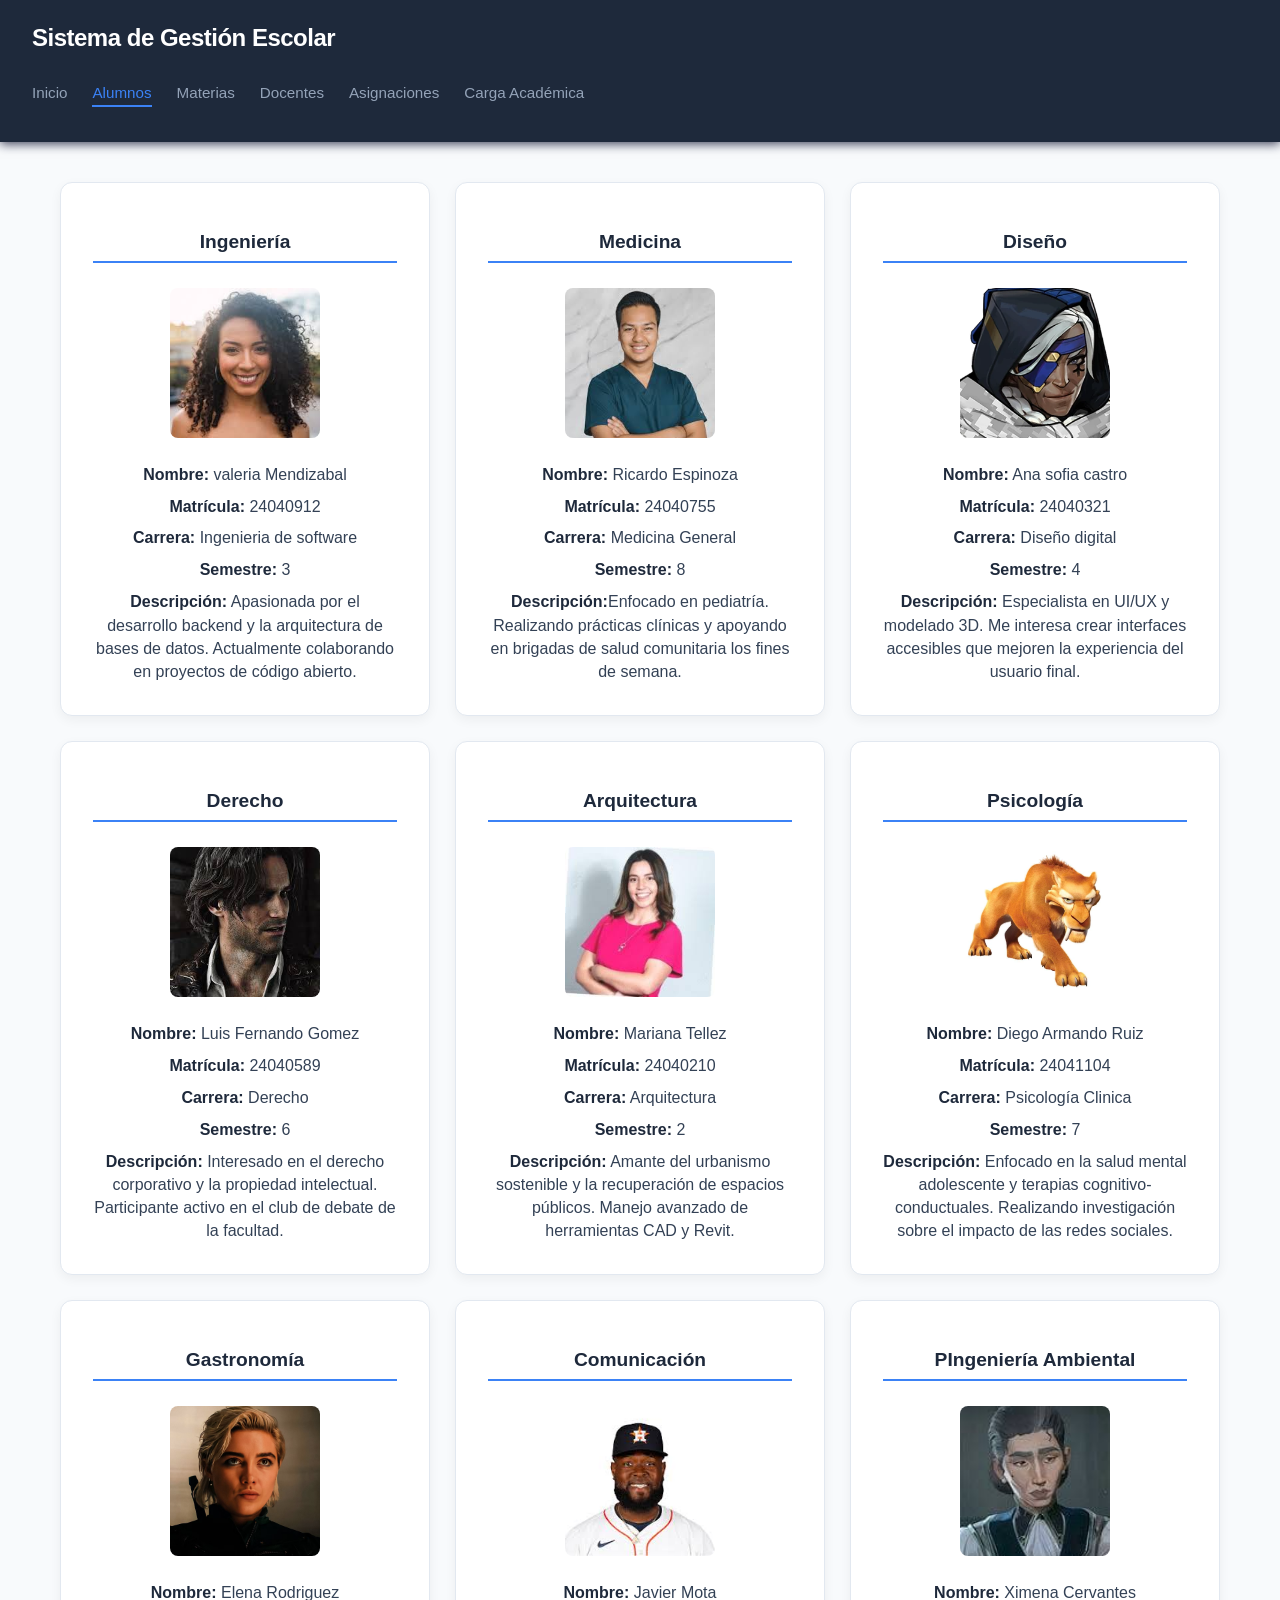
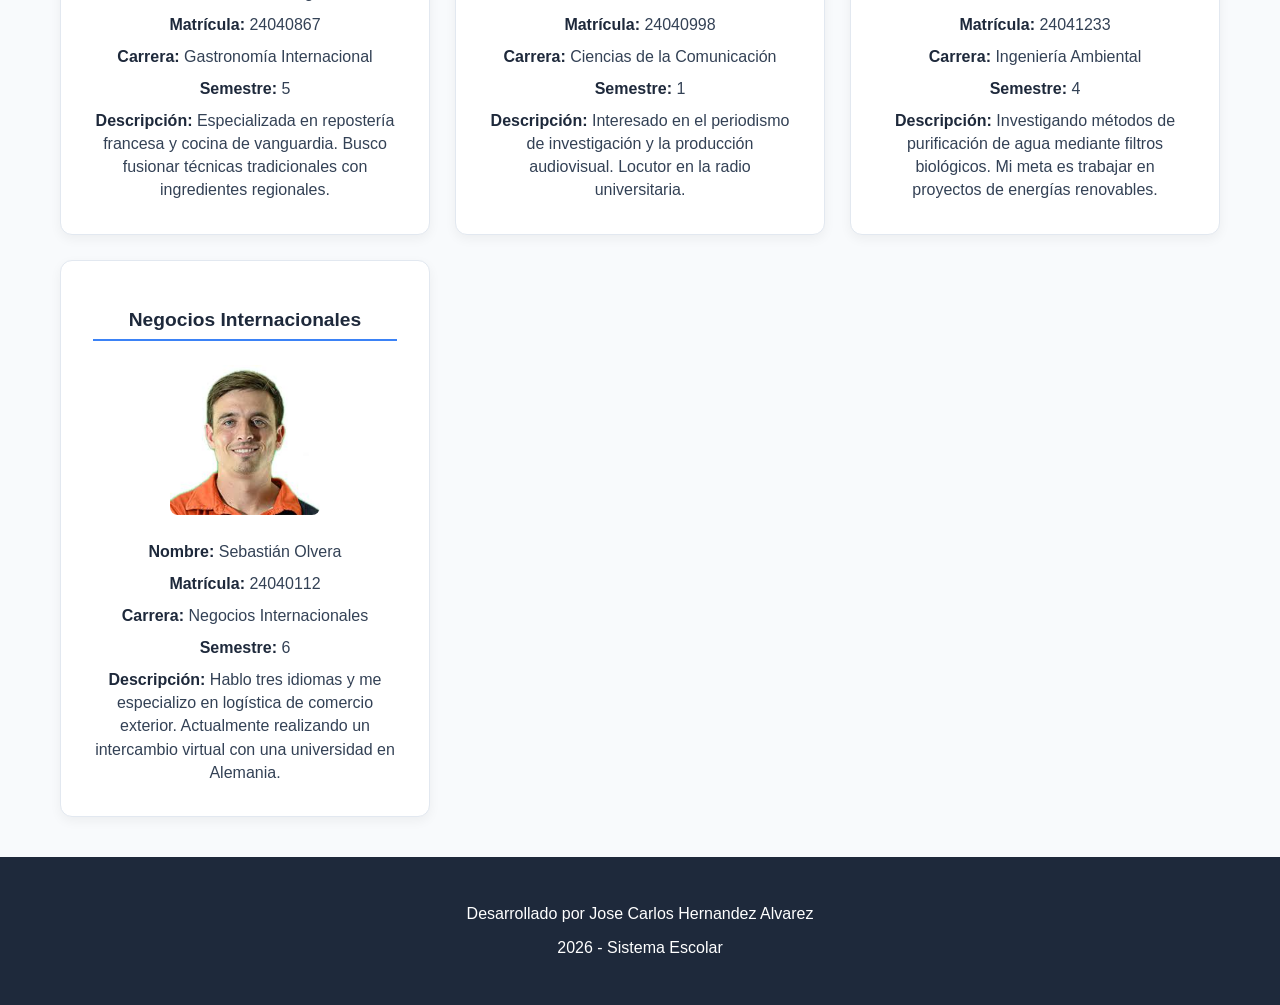
<file: domains/alumnos/alumnos.html>
<!DOCTYPE html>
<html lang="es">
<head>
    <meta charset="UTF-8">
    <meta name="viewport" content="width=device-width, initial-scale=1.0">
    <title>Alumnos</title>
    <link rel="stylesheet" href="/assets/css/global.css">
    <link rel="stylesheet" href="/domains/alumnos/alumnos.css">
</head>
<body>
    <header>
            <h1>Sistema de Gestión Escolar </h1>
  <nav>
    <ul>
<li><a href="/domains/inicio/inicio.html">Inicio</a></li>
      <li><a href="/domains/alumnos/alumnos.html" class="active">Alumnos</a></li>
        <li><a href="/domains/materias/materias.html">Materias</a></li>
        <li><a href="/domains/docentes/docentes.html">Docentes</a></li>
        <li><a href="/domains/asignaciones/asignaciones.html">Asignaciones</a></li>
        <li><a href="/domains/carga-academica/carga-academica.html">Carga Académica</a></li>
    </ul>
  </nav>
        </header>
        <main class="contenedor-lista">
        <section class="Alumno-card">
    <h2>Ingeniería</h2>
    <img src="/assets/img/valeria.jpg" width="150">

    <p><strong>Nombre:</strong> valeria Mendizabal</p>
    <p><strong>Matrícula:</strong> 24040912</p>
    <p><strong>Carrera:</strong> Ingenieria de software</p>
    <p><strong>Semestre:</strong> 3</p>
    <p><strong>Descripción:</strong> Apasionada por el desarrollo backend y la arquitectura de bases de datos. 
        Actualmente colaborando en proyectos de código abierto.</p>
        </section>
    <section class="Alumno-card">
    <h2>Medicina</h2>
    <img src="/assets/img/ricardo.jpg" width="150">

    <p><strong>Nombre:</strong> Ricardo Espinoza</p>
    <p><strong>Matrícula:</strong> 24040755</p>
    <p><strong>Carrera:</strong> Medicina General</p>
    <p><strong>Semestre:</strong> 8</p>
    <p><strong>Descripción:</strong>Enfocado en pediatría. 
        Realizando prácticas clínicas y apoyando en brigadas 
        de salud comunitaria los fines de semana.</p>
    </section>
     <section class="Alumno-card">
       <h2>Diseño</h2>
    <img src="/assets/img/ana.webp" width="150">

    <p><strong>Nombre:</strong> Ana sofia castro</p>
    <p><strong>Matrícula:</strong> 24040321</p>
    <p><strong>Carrera:</strong> Diseño digital</p>
    <p><strong>Semestre:</strong> 4</p>
    <p><strong>Descripción:</strong> Especialista en UI/UX y modelado 3D. Me interesa crear interfaces 
        accesibles que mejoren la experiencia del usuario final.</p>
    </section>
     <section class="Alumno-card">
       <h2>Derecho</h2>
    <img src="/assets/img/luis.jpg" width="150">

    <p><strong>Nombre:</strong> Luis Fernando Gomez</p>
    <p><strong>Matrícula:</strong> 24040589</p>
    <p><strong>Carrera:</strong> Derecho</p>
    <p><strong>Semestre:</strong> 6</p>
    <p><strong>Descripción:</strong> Interesado en el derecho corporativo y la propiedad intelectual. 
        Participante activo en el club de debate de la facultad.</p>
    </section>
     <section class="Alumno-card">
       <h2>Arquitectura</h2>
    <img src="/assets/img/mariana.jpg" width="150">

    <p><strong>Nombre:</strong> Mariana Tellez</p>
    <p><strong>Matrícula:</strong> 24040210</p>
    <p><strong>Carrera:</strong> Arquitectura</p>
    <p><strong>Semestre:</strong> 2</p>
    <p><strong>Descripción:</strong> Amante del urbanismo sostenible y la recuperación de espacios públicos. 
        Manejo avanzado de herramientas CAD y Revit.</p>
    </section>
     <section class="Alumno-card">
       <h2>Psicología</h2>
    <img src="/assets/img/Diego-0.webp" width="150">

    <p><strong>Nombre:</strong> Diego Armando Ruiz</p>
    <p><strong>Matrícula:</strong> 24041104</p>
    <p><strong>Carrera:</strong> Psicología Clinica</p>
    <p><strong>Semestre:</strong> 7</p>
    <p><strong>Descripción:</strong> Enfocado en la salud mental adolescente y terapias cognitivo-conductuales. 
        Realizando investigación sobre el impacto de las redes sociales.</p>
    </section>
     <section class="Alumno-card">
       <h2>Gastronomía</h2>
    <img src="/assets/img/elena.avif" width="150">

    <p><strong>Nombre:</strong> Elena Rodriguez</p>
    <p><strong>Matrícula:</strong> 24040867</p>
    <p><strong>Carrera:</strong> Gastronomía Internacional</p>
    <p><strong>Semestre:</strong> 5</p>
    <p><strong>Descripción:</strong> Especializada en repostería francesa y cocina de vanguardia. Busco fusionar 
        técnicas tradicionales con ingredientes regionales.</p>
    </section>
     <section class="Alumno-card">
       <h2>Comunicación</h2>
    <img src="/assets/img/javier.jpg" width="150">

    <p><strong>Nombre:</strong> Javier Mota</p>
    <p><strong>Matrícula:</strong> 24040998</p>
    <p><strong>Carrera:</strong> Ciencias de la Comunicación</p>
    <p><strong>Semestre:</strong> 1</p>
    <p><strong>Descripción:</strong> Interesado en el periodismo de investigación y la producción audiovisual. 
        Locutor en la radio universitaria.</p>
    </section>
     <section class="Alumno-card">
       <h2>PIngeniería Ambiental</h2>
    <img src="/assets/img/ximena.jpg" width="150">

    <p><strong>Nombre:</strong> Ximena Cervantes</p>
    <p><strong>Matrícula:</strong> 24041233</p>
    <p><strong>Carrera:</strong> Ingeniería Ambiental</p>
    <p><strong>Semestre:</strong> 4</p>
    <p><strong>Descripción:</strong> Investigando métodos de purificación de agua mediante filtros biológicos. 
        Mi meta es trabajar en proyectos de energías renovables.</p>
    </section>
     <section class="Alumno-card">
       <h2>Negocios Internacionales</h2>
    <img src="/assets/img/sebastian.jpg" width="150">

    <p><strong>Nombre:</strong> Sebastián Olvera</p>
    <p><strong>Matrícula:</strong> 24040112</p>
    <p><strong>Carrera:</strong> Negocios Internacionales</p>
    <p><strong>Semestre:</strong> 6</p>
    <p><strong>Descripción:</strong> Hablo tres idiomas y me especializo en 
        logística de comercio exterior. Actualmente realizando un intercambio 
        virtual con una universidad en Alemania.</p>
    </section>
    </main>
    <footer>
        <p>Desarrollado por Jose Carlos Hernandez Alvarez</p>
        <p>2026 - Sistema Escolar</p>
    </footer>
</body>
</html>
</file>
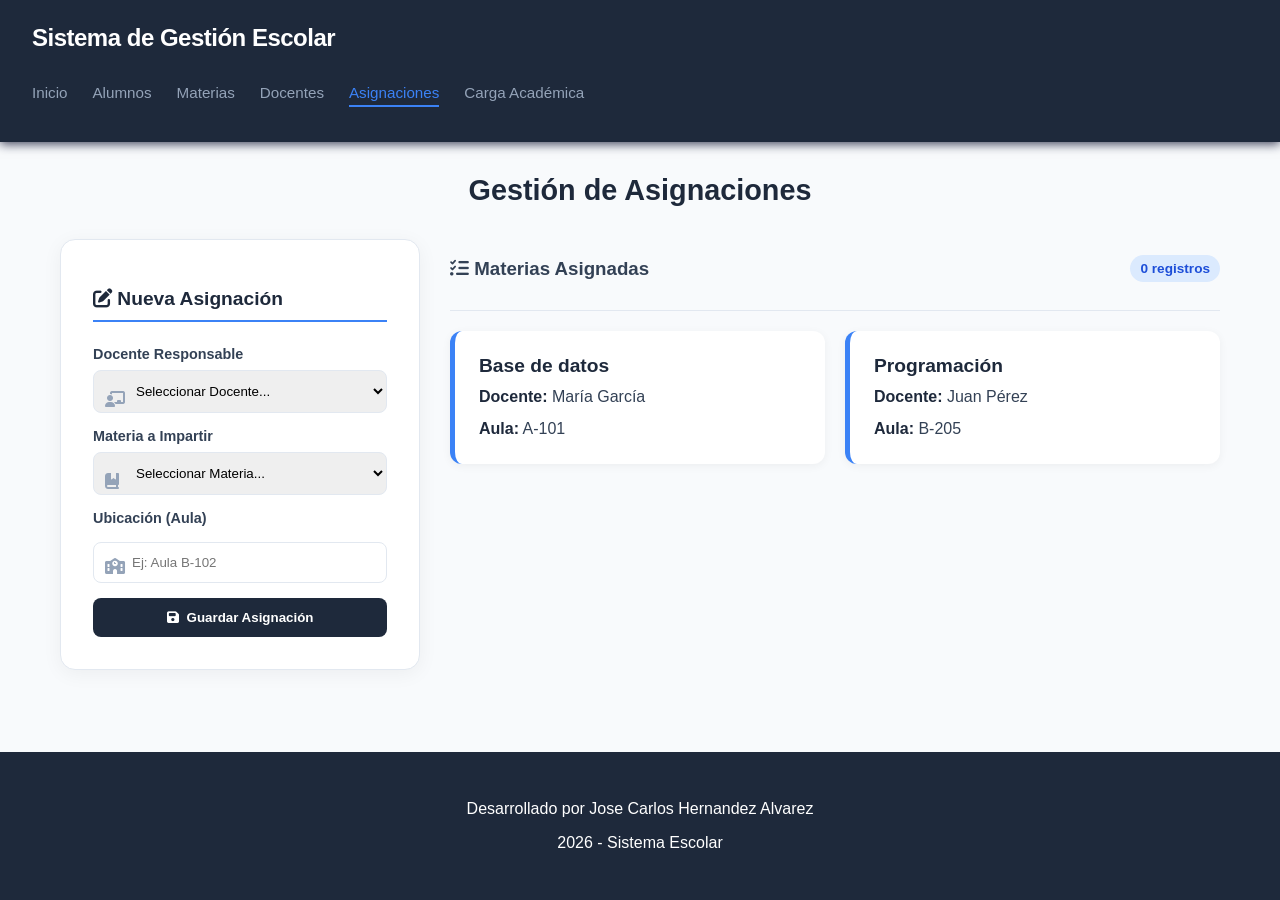
<file: domains/asignaciones/asignaciones.html>
<!DOCTYPE html>
<html lang="es">
<head>
    <meta charset="UTF-8">
    <meta name="viewport" content="width=device-width, initial-scale=1.0">
    <title>Sistema Escolar - Asignaciones</title>
    <link rel="stylesheet" href="https://cdnjs.cloudflare.com/ajax/libs/font-awesome/6.5.1/css/all.min.css">
    <link rel="stylesheet" href="/assets/css/global.css">
    <link rel="stylesheet" href="/domains/asignaciones/asignaciones.css">
    <script src="/domains/asignaciones/asignaciones.js" defer></script>
</head>
<body> 
    <header>
        <h1>Sistema de Gestión Escolar</h1>
        <nav>
            <ul>
                <li><a href="/domains/inicio/inicio.html">Inicio</a></li>
                <li><a href="/domains/alumnos/alumnos.html">Alumnos</a></li>
                <li><a href="/domains/materias/materias.html">Materias</a></li>
                <li><a href="/domains/docentes/docentes.html">Docentes</a></li>
                <li><a href="/domains/asignaciones/asignaciones.html" class="active">Asignaciones</a></li>
                <li><a href="/domains/carga-academica/carga-academica.html">Carga Académica</a></li>
            </ul>
        </nav>
    </header>

    <h2 class="titulo-seccion">Gestión de Asignaciones</h2> 

    <main class="contenedor-principal">
        <aside class="panel-formulario">
            <h2><i class="fa-solid fa-pen-to-square"></i> Nueva Asignación</h2>
            <form id="loginForm"> <div class="input-container">
                    <label for="select-docente">Docente Responsable</label>
                    <div class="select-wrapper">
                        <i class="fa-solid fa-chalkboard-user"></i>
                        <select id="select-docente" required>
                            <option value="" disabled selected>Seleccionar Docente...</option>
                            </select>
                    </div>
                </div>

                <div class="input-container">
                    <label for="select-materia">Materia a Impartir</label>
                    <div class="select-wrapper">
                        <i class="fa-solid fa-book-bookmark"></i>
                        <select id="select-materia" required>
                            <option value="" disabled selected>Seleccionar Materia...</option>
                            </select>
                    </div>
                </div>

                <div class="input-container">
                    <label for="input-aula">Ubicación (Aula)</label>
                    <div class="select-wrapper">
                        <i class="fa-solid fa-school"></i>
                        <input type="text" id="input-aula" placeholder="Ej: Aula B-102" required>
                    </div>
                </div>

                <button type="submit" class="btn-asignar">
                    <i class="fa-solid fa-floppy-disk"></i> Guardar Asignación
                </button>
            </form>
        </aside>

        <section class="panel-listado">
            <div class="header-listado">
                <h3><i class="fa-solid fa-list-check"></i> Materias Asignadas</h3>
                <span id="contador" class="badge">0 registros</span>
            </div>
            
            <div class="contenedor-tarjetas" id="lista-asignaciones">
                <div class="mensaje-vacio">
                    <i class="fa-solid fa-inbox"></i>
                    <p>No hay asignaciones registradas todavía.</p>
                </div>
            </div>
        </section>
    </main>

    <footer>
        <p>Desarrollado por Jose Carlos Hernandez Alvarez</p>
        <p>2026 - Sistema Escolar</p>
    </footer>
</body>
</html>
</file>
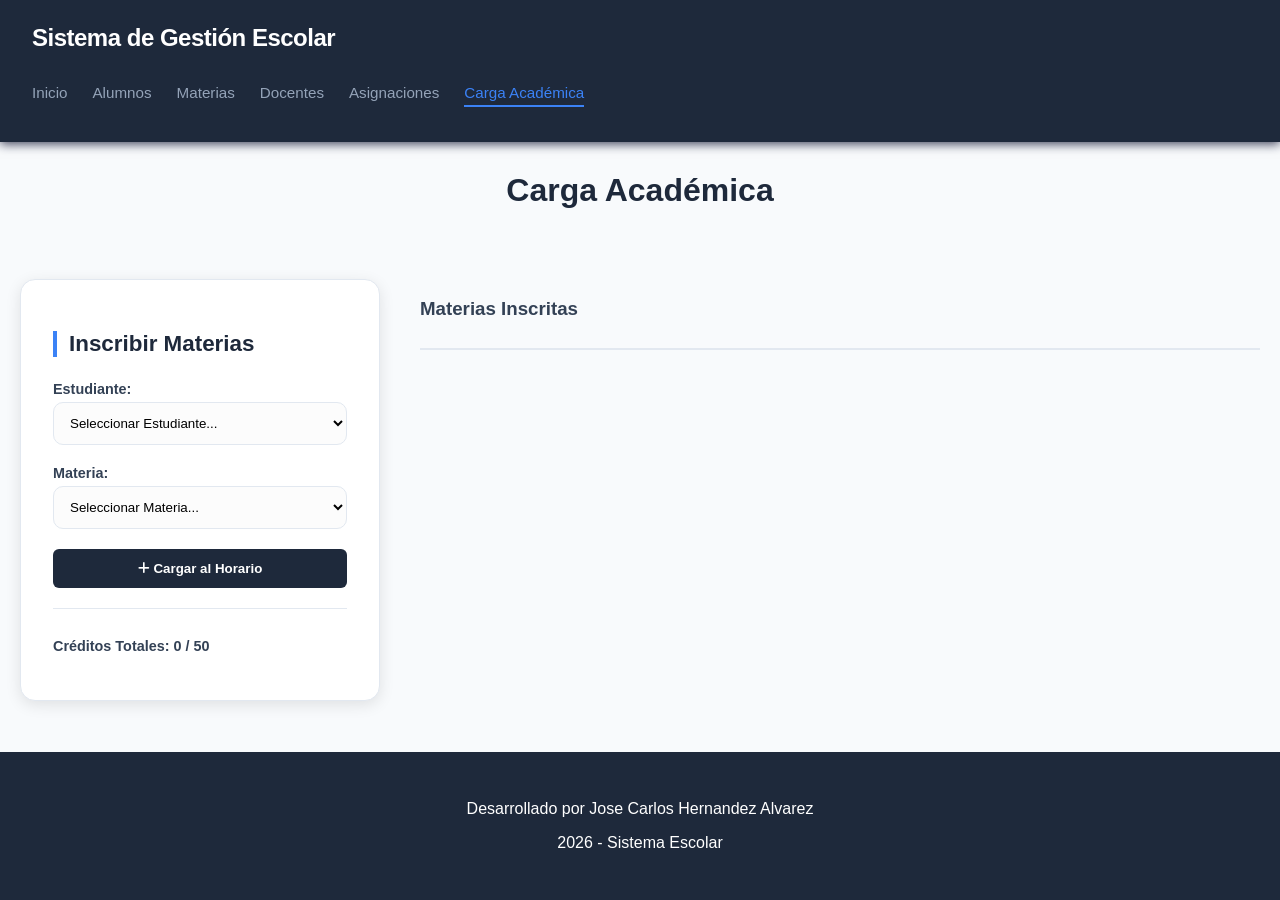
<file: domains/carga-academica/carga-academica.html>
<!DOCTYPE html>
<html lang="es">
<head>
    <meta charset="UTF-8">
    <meta name="viewport" content="width=device-width, initial-scale=1.0">
    <title>Carga Académica</title>
    <link rel="stylesheet" href="https://cdnjs.cloudflare.com/ajax/libs/font-awesome/6.5.1/css/all.min.css">
    <link rel="stylesheet" href="/assets/css/global.css">
    <link rel="stylesheet" href="/domains/carga-academica/carga-academica.css">
    <script src="/domains/carga-academica/carga-academica.js" defer></script>
</head>
<body> 
    <header>
        <h1>Sistema de Gestión Escolar</h1>
        <nav>
            <ul>
        <li><a href="/domains/inicio/inicio.html">Inicio</a></li>
        <li><a href="/domains/alumnos/alumnos.html">Alumnos</a></li>
        <li><a href="/domains/materias/materias.html">Materias</a></li>
        <li><a href="/domains/docentes/docentes.html">Docentes</a></li>
        <li><a href="/domains/asignaciones/asignaciones.html">Asignaciones</a></li>
        <li><a href="/domains/carga-academica/carga-academica.html" class="active">Carga Académica</a></li>
            </ul>
        </nav>
    </header>

    <h2 class="titulo-seccion">Carga Académica</h2>

    <main>
    <aside class="panel-formulario">
        <h2>Inscribir Materias</h2>
        <form id="form-carga">
            <label for="select-alumno">Estudiante:</label>
            <select id="select-alumno" required>
                <option value="">Seleccionar Estudiante...</option>
            </select>

            <label for="select-materia">Materia:</label>
            <select id="select-materia" required>
                <option value="">Seleccionar Materia...</option>
            </select>

            <button type="submit" class="btn-asignar">
                <i class="fa-solid fa-plus"></i> Cargar al Horario
            </button>
        </form>

        <div class="info-creditos">
            <p>Créditos Totales: <span id="total-creditos">0</span> / 50</p>
        </div>
    </aside>

    <section class="panel-visualizacion">
        <div class="header-visualizacion">
            <h3>Materias Inscritas</h3>
        </div>
        <div class="contenedor-tarjetas" id="lista-carga">
        </div>
    </section>
</main>

<footer>
    <p>Desarrollado por Jose Carlos Hernandez Alvarez</p>
    <p>2026 - Sistema Escolar</p>
</footer>
</body>
</html>
</file>
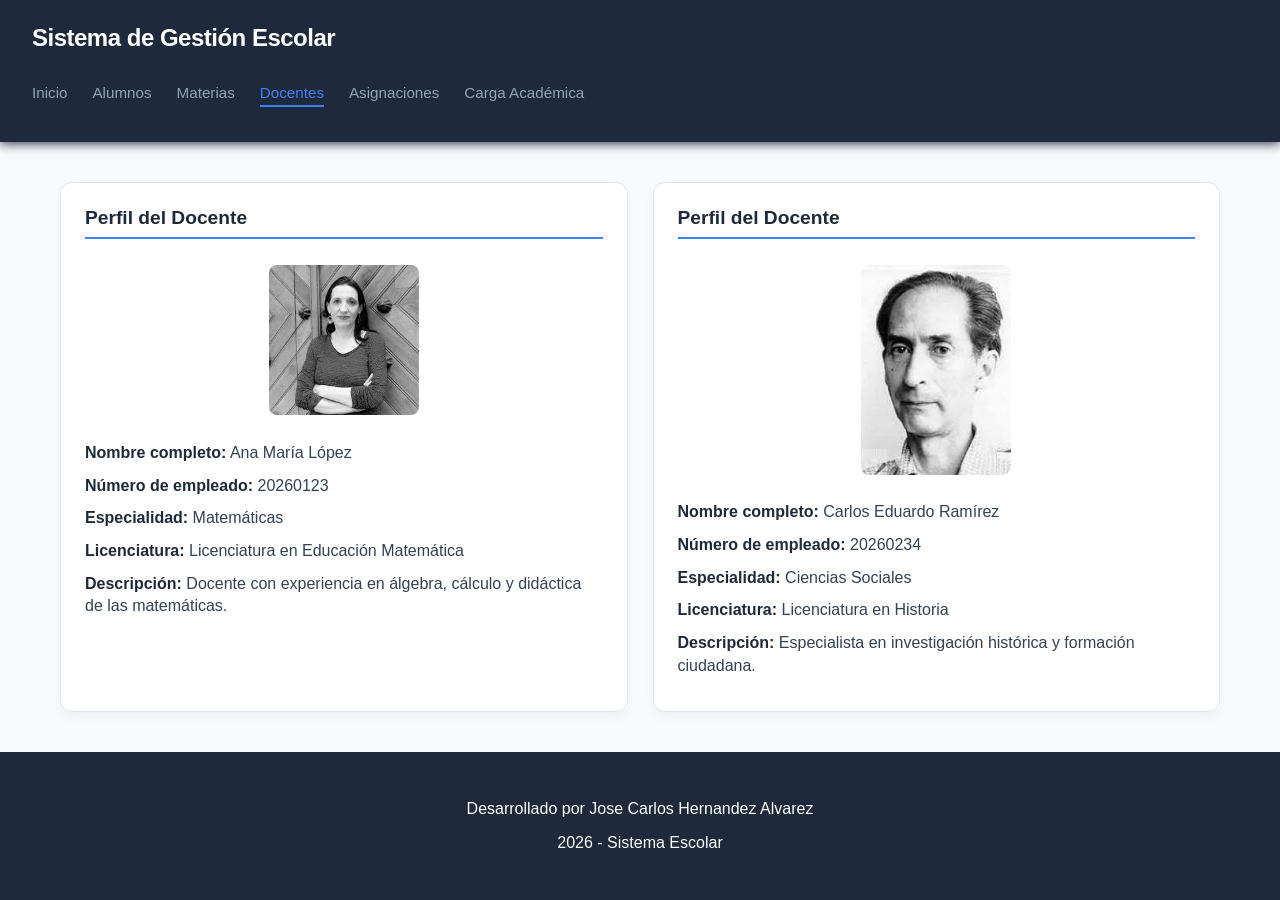
<file: domains/docentes/docentes.html>
<!DOCTYPE html>
<html lang="es">
<head>
    <meta charset="UTF-8">
    <meta name="viewport" content="width=device-width, initial-scale=1.0">
    <title>Docentes</title>
    <link rel="stylesheet" href="/assets/css/global.css">
    <link rel="stylesheet" href="/domains/docentes/docentes.css">
</head>
<body>
    <header>
        <h1>Sistema de Gestión Escolar</h1>
        <nav>
            <ul>
<li><a href="/domains/inicio/inicio.html">Inicio</a></li>
        <li><a href="/domains/alumnos/alumnos.html">Alumnos</a></li>
        <li><a href="/domains/materias/materias.html">Materias</a></li>
        <li><a href="/domains/docentes/docentes.html" class="active">Docentes</a></li>
        <li><a href="/domains/asignaciones/asignaciones.html">Asignaciones</a></li>
        <li><a href="/domains/carga-academica/carga-academica.html">Carga Académica</a></li>
            </ul>
        </nav>
    </header>
    <main class="contenedor-lista">
        <section class="Docente-card">
            <h2>Perfil del Docente</h2>
            <img src="/assets/img/ana garcia.jpg" alt="Foto del docente" width="150">
            <p><strong>Nombre completo:</strong> Ana María López</p>
            <p><strong>Número de empleado:</strong> 20260123</p>
            <p><strong>Especialidad:</strong> Matemáticas</p>
            <p><strong>Licenciatura:</strong> Licenciatura en Educación Matemática</p>
            <p><strong>Descripción:</strong> Docente con experiencia en álgebra, cálculo y didáctica de las matemáticas.</p>
        </section>
        <section class="Docente-card">
            <h3>Perfil del Docente</h3>
            <img src="/assets/img/carlos eduardo.jpg" alt="Foto del docente" width="150">
            <p><strong>Nombre completo:</strong> Carlos Eduardo Ramírez</p>
            <p><strong>Número de empleado:</strong> 20260234</p>
            <p><strong>Especialidad:</strong> Ciencias Sociales</p>
            <p><strong>Licenciatura:</strong> Licenciatura en Historia</p>
            <p><strong>Descripción:</strong> Especialista en investigación histórica y formación ciudadana.</p>
        </section>
    </main>
    <footer>
        <p>Desarrollado por Jose Carlos Hernandez Alvarez</p>
        <p>2026 - Sistema Escolar</p>
    </footer>
</body>
</html>
</file>
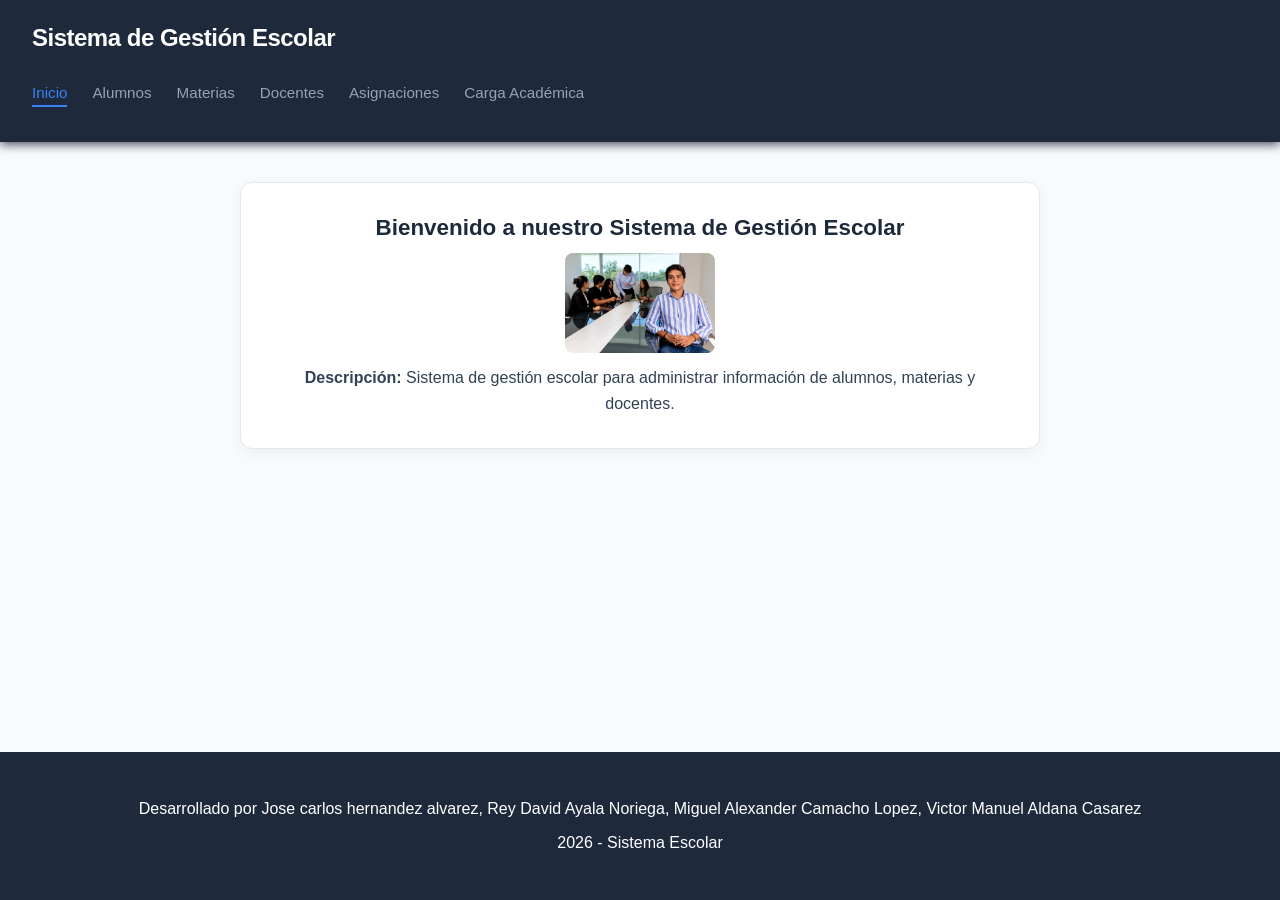
<file: domains/inicio/inicio.html>
<!DOCTYPE html>
<html lang="es">
<head>
    <meta charset="UTF-8">
    <meta name="viewport" content="width=device-width, initial-scale=1.0">
    <title>Sistema Escolar - Inicio</title>
    <link rel="stylesheet" href="/assets/css/global.css">
    <link rel="stylesheet" href="/domains/inicio/inicio.css">
</head>
<body>
    <header>
        <h1>Sistema de Gestión Escolar</h1>
        <nav>
            <ul>
                <li><a href="/domains/inicio/inicio.html" class="active">Inicio</a></li>
                <li><a href="/domains/alumnos/alumnos.html">Alumnos</a></li>
                <li><a href="/domains/materias/materias.html">Materias</a></li>
                <li><a href="/domains/docentes/docentes.html">Docentes</a></li>
                <li><a href="/domains/asignaciones/asignaciones.html">Asignaciones</a></li>
                <li><a href="/domains/carga-academica/carga-academica.html">Carga Académica</a></li>
            </ul>
        </nav>
    </header>
    <main>
        <section>
            <h2>Bienvenido a nuestro Sistema de Gestión Escolar</h2>
            <img src="/assets/img/ejemplo.webp" alt="Imagen del sistema" width="150">
            <p><strong>Descripción:</strong> Sistema de gestión escolar para administrar información de alumnos, materias y docentes.</p>
        </section>
    </main>
    <footer>
        <p>Desarrollado por Jose carlos hernandez alvarez, Rey David Ayala Noriega, Miguel Alexander Camacho Lopez, Victor Manuel Aldana Casarez</p>
        <p>2026 - Sistema Escolar</p>
    </footer>
</body>
</html>
</file>
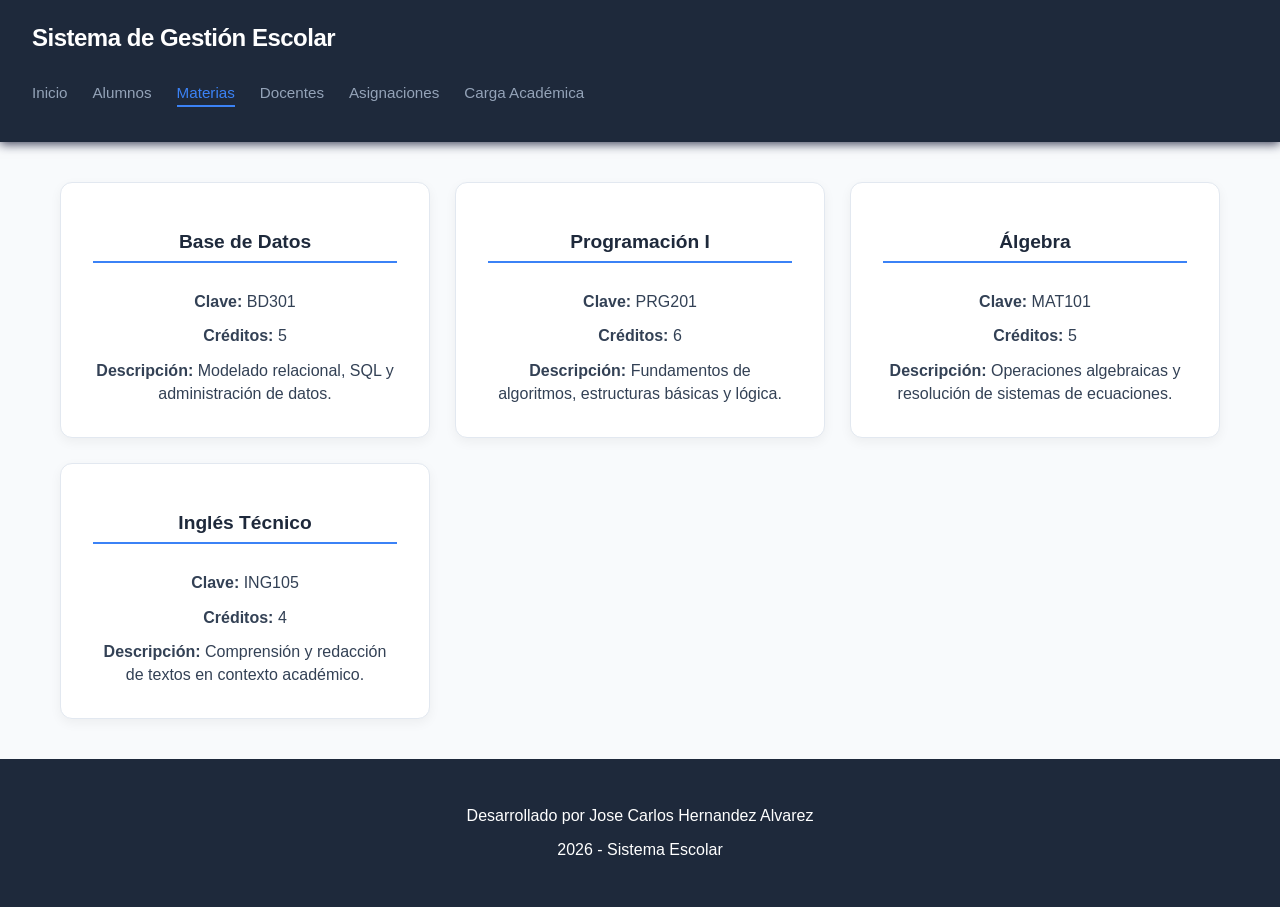
<file: domains/materias/materias.html>
<!DOCTYPE html>
<html lang="es">
<head>
    <meta charset="UTF-8">
    <meta name="viewport" content="width=device-width, initial-scale=1.0">
    <title>Materias</title>
    <link rel="stylesheet" href="/assets/css/global.css">
    <link rel="stylesheet" href="/domains/materias/materias.css">
</head>
<body>
    <header>
        <h1>Sistema de Gestión Escolar</h1>
        <nav>
            <ul>
                <li><a href="/domains/inicio/inicio.html">Inicio</a></li>
                <li><a href="/domains/alumnos/alumnos.html">Alumnos</a></li>
                <li><a href="/domains/materias/materias.html" class="active">Materias</a></li>
                <li><a href="/domains/docentes/docentes.html">Docentes</a></li>
                <li><a href="/domains/asignaciones/asignaciones.html">Asignaciones</a></li>
                <li><a href="/domains/carga-academica/carga-academica.html">Carga Académica</a></li>
            </ul>
        </nav>
    </header>

    <main>
        <section class="Materia-card">
            <h2>Base de Datos</h2>
            <p><strong>Clave:</strong> BD301</p>
            <p><strong>Créditos:</strong> 5</p>
            <p><strong>Descripción:</strong> Modelado relacional, SQL y administración de datos.</p>
        </section>
        <section class="Materia-card">
            <h2>Programación I</h2>
            <p><strong>Clave:</strong> PRG201</p>
            <p><strong>Créditos:</strong> 6</p>
            <p><strong>Descripción:</strong> Fundamentos de algoritmos, estructuras básicas y lógica.</p>
        </section>
        <section class="Materia-card">
            <h2>Álgebra</h2>
            <p><strong>Clave:</strong> MAT101</p>
            <p><strong>Créditos:</strong> 5</p>
            <p><strong>Descripción:</strong> Operaciones algebraicas y resolución de sistemas de ecuaciones.</p>
        </section>
        <section class="Materia-card">
            <h2>Inglés Técnico</h2>
            <p><strong>Clave:</strong> ING105</p>
            <p><strong>Créditos:</strong> 4</p>
            <p><strong>Descripción:</strong> Comprensión y redacción de textos en contexto académico.</p>
        </section>
    </main>

    <footer>
        <p>Desarrollado por Jose Carlos Hernandez Alvarez</p>
        <p>2026 - Sistema Escolar</p>
    </footer>
</body>
</html>
</file>
<file: assets/css/global.css>
/* Estilos globales para toda la página */
:root {
  --primario: #1e293b;    /* Slate 800: Más moderno que el negro puro */

  --estados: #3b82f6;     /* Azul vibrante para estados activos */

  --fondo: #f8fafc;   /* Fondo muy suave para descansar la vista */

  --text-main: #334155;

  --white: #ffffff;

  --border: #e2e8f0;
}

* {
  box-sizing: border-box;
}

body {
  font-family: 'Segoe UI', Roboto, Helvetica, Arial, sans-serif; /* Cambia la fuente del texto */

  margin: 0; /* Elimina el espacio exterior por defecto del navegador */

  background-color: var(--fondo);

  color: var(--text-main);
  
  display: flex;

  flex-direction: column;

  min-height: 100vh;

}

/* Estilos del encabezado */
header {

  background-color: var(--primario); /* Color de fondo oscuro */

  color:var(--white); /* Color del texto */

  padding: 1.5rem 2rem; /* Espacio interno alrededor del contenido */

  box-shadow: 0 2px 10px rgba(10, 13, 43, 0.792);

  display: flex;

  flex-direction: column;

  gap: 1rem;
}

header h1{
  margin: 0;

  font-size: 1.5rem; 

  font-weight: 600;

  letter-spacing: -0.5px;
}

/* Estilos de la lista del menú */
nav ul {
  list-style: none; /* Quita los puntos de la lista */

  display: flex; /* Coloca los elementos en fila horizontal */

  flex-wrap: wrap;

  gap: 25px; /* Espacio entre cada elemento del menú */

  padding: 0;/* Elimina el espacio interno por defecto del navegador */

  margin-top: 1rem; /* Quita espacio interno por defecto */
}

nav ul li a {
  color: #94a3b8; /* Color del texto de los enlaces */

  text-decoration: none;/* Quita el subrayado de los enlaces */

  font-weight: 500;/* Fuente de peso medio para un aspecto más moderno */

  font-size: 0.95rem;/* Tamaño de fuente ligeramente más pequeño */

  transition: color 0.2s ease; /* Quita el subrayado de los enlaces */
}

nav ul li a:hover {

  color: var(--white); /* Color del texto al pasar el mouse */

}

nav ul li a.active {

  color: var(--estados); /* Color del texto para la página activa */

  border-bottom: 2px solid var(--estados);

  padding-bottom: 4px;

}

/* Estilos del contenido principal */
main {
  flex: 1; /* Permite que el contenido principal ocupe el espacio disponible */

  padding: 40px 20px; /* Espacio interno para que no esté pegado a los bordes */

  display: flex; /* Usa flexbox para organizar las secciones */

  flex-direction: column;

 justify-content: center;/* Centra horizontalmente el contenido */

align-items: center;

  width: 100%;

  box-sizing: border-box;
  
}

/* Estilos de cada sección */
.login-card {
  background-color: var(--white); /* Color de fondo claro */

  padding: 2.5rem; /* Espacio interno dentro de la sección */

  width: 100%; /* Ancho automático para adaptarse al contenido */

  max-width: 400px; /* Ancho máximo para evitar que se extienda demasiado en pantallas grandes */

  border-radius: 12px; /* Bord  es redondeados para un aspecto más suave */
  
  border: 1px solid var(--border); /* Borde sutil para definir los límites de la sección */

  box-shadow: 0 10px 15px -3px rgba(0, 0, 0, 0.1), 0 4px 6px -2px rgba(0, 0, 0, 0.05); /* Sombra para dar profundidad */

  text-align: center;

}
.login-card {
  margin-bottom: 2rem; /* Espacio debajo de cada sección para separarlas visualmente */
}

.icon-circle {
  background-color: var(--fondo);
    width: 60px;
    height: 60px;
    border-radius: 50%;
    display: flex;
    align-items: center;
    justify-content: center;
    margin: 0 auto 1rem;
    color: var(--estados);
    font-size: 1.5rem;
}

.login-header h2 {
    margin: 0;
    color: var(--primario);
    font-size: 1.6rem;
}

.login-header p {
  color: #64748b;

  font-size: 0.95rem;

  margin-top: 0.5rem;
}

/* Inputs con Iconos Internos */
.input-group {
    position: relative;
    margin-bottom: 1.2rem;
}

.input-group i {
    position: absolute;
    left: 15px;
    top: 50%;
    transform: translateY(-50%);
    color: #94a3b8;
    transition: color 0.3s;
}

.input-group input {
    width: 100%;
    padding: 14px 15px 14px 45px; /* Espacio para el icono */
    margin: 0; /* Quitamos el margin del global */
    border: 1.5px solid var(--border);
    border-radius: 10px;
    background-color: #fcfcfc;
    font-size: 0.95rem;
}

.input-group input:focus {
    border-color: var(--estados);
    background-color: var(--white);
    box-shadow: 0 0 0 4px rgba(59, 130, 246, 0.1);
}

/* Cambia el color del icono cuando el input tiene foco */
.input-group input:focus + i {
    color: var(--estados);
}

/* Botón con micro-interacción */
.btn-login {
    display: flex;
    align-items: center;
    justify-content: center;
    gap: 10px;
    transition: all 0.3s cubic-bezier(0.4, 0, 0.2, 1);
}

.btn-login:hover {
    background-color: #0f172a;
    transform: translateY(-2px);
    box-shadow: 0 4px 12px rgba(30, 41, 59, 0.3);
}

.btn-login:active {
    transform: translateY(0);
}

/* Mensaje de error */
.error-msg {
    display: none;
    color: #e11d48;
    background-color: #fff1f2;
    padding: 10px;
    border-radius: 8px;
    font-size: 0.85rem;
    margin-top: 1rem;
    border: 1px solid #ffe4e6;
}
/* Opcional: imagen del alumno */
img {
  border-radius: 8px; /* Bordes redondeados en la imagen */

  margin-bottom: 10px; /* Espacio debajo de la imagen */

  text-align: center;
}

input{
  width: 100%;

  padding: 12px 16px;

  margin: 8px 0 20px;

  display: inline-block;

  border : 1px solid var(--border);

  border-radius: 6px;

  box-sizing: border-box;

  transition: border-color 0.2s;
}

input:focus {
 outline: none;

 border-color: var(--estados);

 background-color: #ffffff;

 box-shadow: 0 0 0 4px rgba(59, 130, 246, 0.2);

 transform: scale(1.01);

 transition: all 0.2s ease;

}

button{
  width: 100%;

  background-color: var(--primario);

  color: white;

  padding: 12px;

  border: none;

  border-radius: 6px;

  font-weight: 600;

  cursor: pointer;

  transition: background-color 0.3s;
}

button:hover {

  background-color: #0f172a;
  
}

footer {
background-color: var(--primario);
  color: var(--white);
  text-align: center;
  padding: 2rem 1rem;
  width: 100%; /* Obligatorio para que ocupe todo el ancho */
  box-sizing: border-box; 
  margin-top: auto; /* Empuja el footer al final de la pantalla */
}
</file>
<file: domains/alumnos/alumnos.css>
/* Estilos específicos para Alumnos - complementan global.css */

main {
  padding: 40px 20px;
  display: grid;
  grid-template-columns: repeat(auto-fit, minmax(280px, 1fr));
  gap: 25px;
  max-width: 1200px;
  margin: 0 auto;
  align-items: stretch;
}

section {
  background-color: var(--white);
  padding: 2rem;
  border-radius: 12px;
  border: 1px solid var(--border);
  box-shadow: 0 4px 12px rgba(0, 0, 0, 0.05);
  text-align: center;
  display: flex;
  flex-direction: column;
  gap: 0.55rem;
  height: 100%;
}

section h2 {
  color: var(--primario);
  margin-bottom: 1rem;
  font-size: 1.2rem;
  border-bottom: 2px solid var(--estados);
  padding-bottom: 0.5rem;
}

section img {
  display: block;
  margin: 0 auto 1rem;
  width: 150px;
  height: 150px;
  object-fit: cover;
}

section p {
  margin: 0;
  color: var(--text-main);
  line-height: 1.45;
}

section strong {
  color: var(--primario);
}

.conainer-cards{
  display: grid;
  grid-template-columns: repeat(auto-fit, minmax(280px, 1fr));
  gap: 25px;
  align-items: start;
}

.card{
  max-width: none;
  width: auto;
}
</file>
<file: domains/asignaciones/asignaciones.css>
/* Estilos específicos para Asignaciones - complementan global.css */

main {
  display: grid;
  grid-template-columns: minmax(300px, 360px) minmax(0, 1fr);
  gap: 30px;
  max-width: 1200px;
  margin: 0 auto;
  padding: 0 20px 50px;
  align-items: start;
}

@media (max-width: 900px) {
  main {
    grid-template-columns: 1fr;
  }

  .panel-formulario {
    position: static;
  }
}

.panel-listado {
  display: flex;
  flex-direction: column;
  gap: 20px;
  min-width: 0;
}

.header-listado {
  display: flex;
  justify-content: space-between;
  align-items: center;
  gap: 10px;
  flex-wrap: wrap;
  border-bottom: 1px solid var(--border);
  padding-bottom: 12px;
}

.badge {
  background-color: #dbeafe;
  color: #1d4ed8;
  border-radius: 999px;
  font-size: 0.85rem;
  font-weight: 600;
  padding: 6px 10px;
}

.mensaje-vacio {
  background: var(--white);
  border: 1px dashed var(--border);
  border-radius: 12px;
  padding: 2rem 1rem;
  text-align: center;
  color: #64748b;
  display: flex;
  flex-direction: column;
  gap: 0.75rem;
  align-items: center;
  justify-content: center;
}

.mensaje-vacio i {
  color: #94a3b8;
  font-size: 1.5rem;
}

.input-container {
  display: flex;
  flex-direction: column;
  gap: 8px;
}

.input-container label {
  font-weight: 600;
  color: var(--text-main);
  font-size: 0.9rem;
}

.select-wrapper {
  position: relative;
  display: flex;
  align-items: center;
}

.select-wrapper i {
  position: absolute;
  left: 12px;
  color: #94a3b8;
}

.select-wrapper select,
.select-wrapper input {
  padding-left: 38px;
}

.titulo-seccion {
  text-align: center;
  color: var(--primario);
  font-size: 1.8rem;
  margin: 2rem 0;
  font-weight: 700;
}

.panel-formulario {
  background: var(--white);
  padding: 2rem;
  border-radius: 15px;
  border: 1px solid var(--border);
  box-shadow: 0 4px 20px rgba(0,0,0,0.05);
  position: sticky;
  top: 20px;
  height: fit-content;
}

.panel-formulario h2 {
  font-size: 1.2rem;
  color: var(--primario);
  margin-bottom: 1.5rem;
  border-bottom: 2px solid var(--estados);
  padding-bottom: 10px;
}

select,
input {
  width: 100%;
  padding: 12px;
  margin-bottom: 15px;
  border: 1.5px solid var(--border);
  border-radius: 8px;
  font-family: inherit;
  transition: all 0.3s ease;
}

select:focus,
input:focus {
  outline: none;
  border-color: var(--estados);
  box-shadow: 0 0 0 3px rgba(59, 130, 246, 0.1);
}

.btn-asignar {
  width: 100%;
  padding: 12px;
  background-color: var(--primario);
  color: white;
  border: none;
  border-radius: 8px;
  font-weight: 600;
  cursor: pointer;
  transition: background 0.3s, transform 0.2s;
  display: flex;
  align-items: center;
  justify-content: center;
  gap: 8px;
}

.btn-asignar:hover {
  background-color: #0f172a;
  transform: translateY(-2px);
}

.contenedor-tarjetas {
  display: grid;
  grid-template-columns: repeat(auto-fill, minmax(260px, 1fr));
  gap: 20px;
}

.Asignacion-card {
  background: white;
  padding: 1.5rem;
  border-radius: 12px;
  border-left: 5px solid var(--estados);
  box-shadow: 0 2px 10px rgba(0,0,0,0.05);
  transition: transform 0.3s;
  display: flex;
  flex-direction: column;
  gap: 8px;
}

.Asignacion-card:hover {
  transform: translateY(-4px);
}

.Asignacion-card h2 {
  font-size: 1.2rem;
  margin: 0;
  color: var(--primario);
}

.Asignacion-card p {
  margin: 0;
  line-height: 1.45;
  color: var(--text-main);
}

.Asignacion-card strong {
  color: var(--primario);
}
</file>
<file: domains/carga-academica/carga-academica.css>
/* Estilos específicos para Carga Académica - complementan global.css */

/* Heredamos el layout de dos paneles para que sea organizado */
/* Layout Principal: Organiza la herramienta (izq) y los resultados (der) */
main {
    display: grid;
    grid-template-columns: minmax(300px, 360px) minmax(0, 1fr);
    gap: 40px;
    padding: 40px 20px;
    max-width: 1400px;
    margin: 0 auto;
    align-items: start;
}

@media (max-width: 900px) {
    main {
        grid-template-columns: 1fr;
    }
}

/* Panel del Formulario (El "Controlador") */
.panel-formulario {
    background-color: var(--white);
    padding: 2rem;
    border-radius: 15px;
    box-shadow: 0 4px 15px rgba(0, 0, 0, 0.1);
    border: 1px solid var(--border);
    height: fit-content; /* Evita que el panel se estire innecesariamente */
}

.panel-formulario h2 {
    color: var(--primario);
    font-size: 1.4rem;
    margin-bottom: 1.5rem;
    border-left: 4px solid var(--estados); /* Indicador sutil de sección activa */
    padding-left: 12px;
}

/* Estilo de Inputs: Mejora la legibilidad */
.panel-formulario label {
    display: block;
    font-weight: 600;
    margin-bottom: 5px;
    color: var(--text-main);
    font-size: 0.9rem;
}

.panel-formulario select,
.panel-formulario input {
    width: 100%;
    padding: 12px;
    margin-bottom: 20px;
    border: 1.5px solid var(--border);
    border-radius: 10px;
    background-color: #fcfcfc;
    transition: all 0.2s ease;
}

/* Panel de Resultados (La Carga Académica) */
.panel-visualizacion {
    display: flex;
    flex-direction: column;
    gap: 20px;
    min-width: 0;
}

.header-visualizacion {
    display: flex;
    justify-content: space-between;
    align-items: center;
    border-bottom: 2px solid var(--border);
    padding-bottom: 10px;
    margin-bottom: 10px;
}

/* Contenedor de Tarjetas: Uso de Grid para orden automático */
.contenedor-tarjetas {
    display: grid;
    grid-template-columns: repeat(auto-fill, minmax(260px, 1fr));
    gap: 20px;
}

/* La Tarjeta de Materia: El cambio más importante */
.Carga-card {
   background: white;
    padding: 1.5rem;
    border-radius: 12px;
    border-left: 6px solid #22c55e; /* Verde de inscripción */
    box-shadow: 0 4px 6px rgba(0,0,0,0.05);
    display: flex;
    flex-direction: column;
    gap: 8px;
}

.Carga-card:hover {
    transform: translateY(-5px);
    box-shadow: 0 10px 15px -3px rgba(0, 0, 0, 0.1);
}

.Carga-card h2 {
    font-size: 1.25rem;
    color: var(--primario);
    margin: 0;
}

.Carga-card p {
    margin: 0;
    line-height: 1.45;
}

/* Estilo del Botón de Baja: Intuitivo y de advertencia */
.btn-eliminar-carga {
    width: 100%;
    margin-top: 20px;
    background-color: #fff1f2;
    color: #e11d48;
    border: 1px solid #ffe4e6;
    padding: 10px;
    border-radius: 8px;
    font-weight: 600;
    cursor: pointer;
    transition: all 0.3s;
}

.btn-eliminar-carga:hover {
    background-color: #e11d48;
    color: white;
}

/* Info de Créditos: UX para el alumno */
.info-creditos {
    margin-top: 20px;
    padding-top: 15px;
    border-top: 1px solid var(--border);
    font-size: 0.9rem;
    color: var(--text-main);
    font-weight: 600;
}
.titulo-seccion {
    max-width: 1400px; /* Misma medida que el main */
    margin: 30px auto; /* Centrado horizontal */
    padding: 0 20px;   /* Mismo padding lateral que el main */
    text-align: left;  /* O center, según prefieras, pero 'auto' lo mantendrá en el carril */
    color: var(--primario);
    font-size: 2rem;
}
</file>
<file: domains/docentes/docentes.css>
/* Estilos específicos para Docentes - complementan global.css */

main {
  padding: 40px 20px;
  display: grid;
  grid-template-columns: repeat(auto-fit, minmax(280px, 1fr));
  gap: 25px;
  max-width: 1200px;
  margin: 0 auto;
  align-items: stretch;
}

.Docente-card {
  background-color: var(--white);
  padding: 1.5rem;
  border-radius: 12px;
  border: 1px solid var(--border);
  box-shadow: 0 4px 12px rgba(0, 0, 0, 0.05);
  text-align: left;
  display: flex;
  flex-direction: column;
  gap: 0.65rem;
}

.Docente-card h2 {
  margin-top: 0;
  margin-bottom: 1rem;
  font-size: 1.2rem;
  color: var(--primario);
  border-bottom: 2px solid var(--estados);
  padding-bottom: 0.5rem;
}

.Docente-card h3 {
  margin-top: 0;
  margin-bottom: 1rem;
  font-size: 1.2rem;
  color: var(--primario);
  border-bottom: 2px solid var(--estados);
  padding-bottom: 0.5rem;
}

.Docente-card img {
  display: block;
  margin: 0 auto 1rem;
  border-radius: 8px;
}

.Docente-card p {
  margin: 0;
  line-height: 1.4;
  color: var(--text-main);
}

.Docente-card strong {
  color: var(--primario);
}
</file>
<file: domains/inicio/inicio.css>
/* Estilos específicos para Inicio - complementan global.css */

main {
  padding: 40px 20px;
  display: grid;
  grid-template-columns: minmax(280px, 800px);
  justify-content: center;
  align-items: start;
}

section {
  background-color: var(--white);
  padding: 2rem;
  border-radius: 12px;
  border: 1px solid var(--border);
  box-shadow: 0 4px 15px rgba(0, 0, 0, 0.05);
  display: flex;
  flex-direction: column;
  align-items: center;
  text-align: center;
  gap: 0.75rem;
}

section h2 {
  color: var(--primario);
  margin: 0;
  font-size: 1.4rem;
}

section img {
  border-radius: 8px;
  margin: 0;
}

section p {
  color: var(--text-main);
  line-height: 1.6;
  margin: 0;
}
</file>
<file: domains/materias/materias.css>
/* Estilos específicos para Materias - complementan global.css */

main {
  padding: 40px 20px;
  display: grid;
  grid-template-columns: repeat(auto-fit, minmax(280px, 1fr));
  gap: 25px;
  max-width: 1200px;
  margin: 0 auto;
  align-items: stretch;
}

.Materia-card {
  background-color: var(--white);
  padding: 2rem;
  border-radius: 12px;
  border: 1px solid var(--border);
  box-shadow: 0 4px 12px rgba(0, 0, 0, 0.05);
  text-align: center;
  display: flex;
  flex-direction: column;
  gap: 0.7rem;
  height: 100%;
}

.Materia-card h2 {
  color: var(--primario);
  margin-bottom: 1rem;
  font-size: 1.2rem;
  border-bottom: 2px solid var(--estados);
  padding-bottom: 0.5rem;
}

.Materia-card p {
  margin: 0;
  color: var(--text-main);
  line-height: 1.45;
}
</file>
